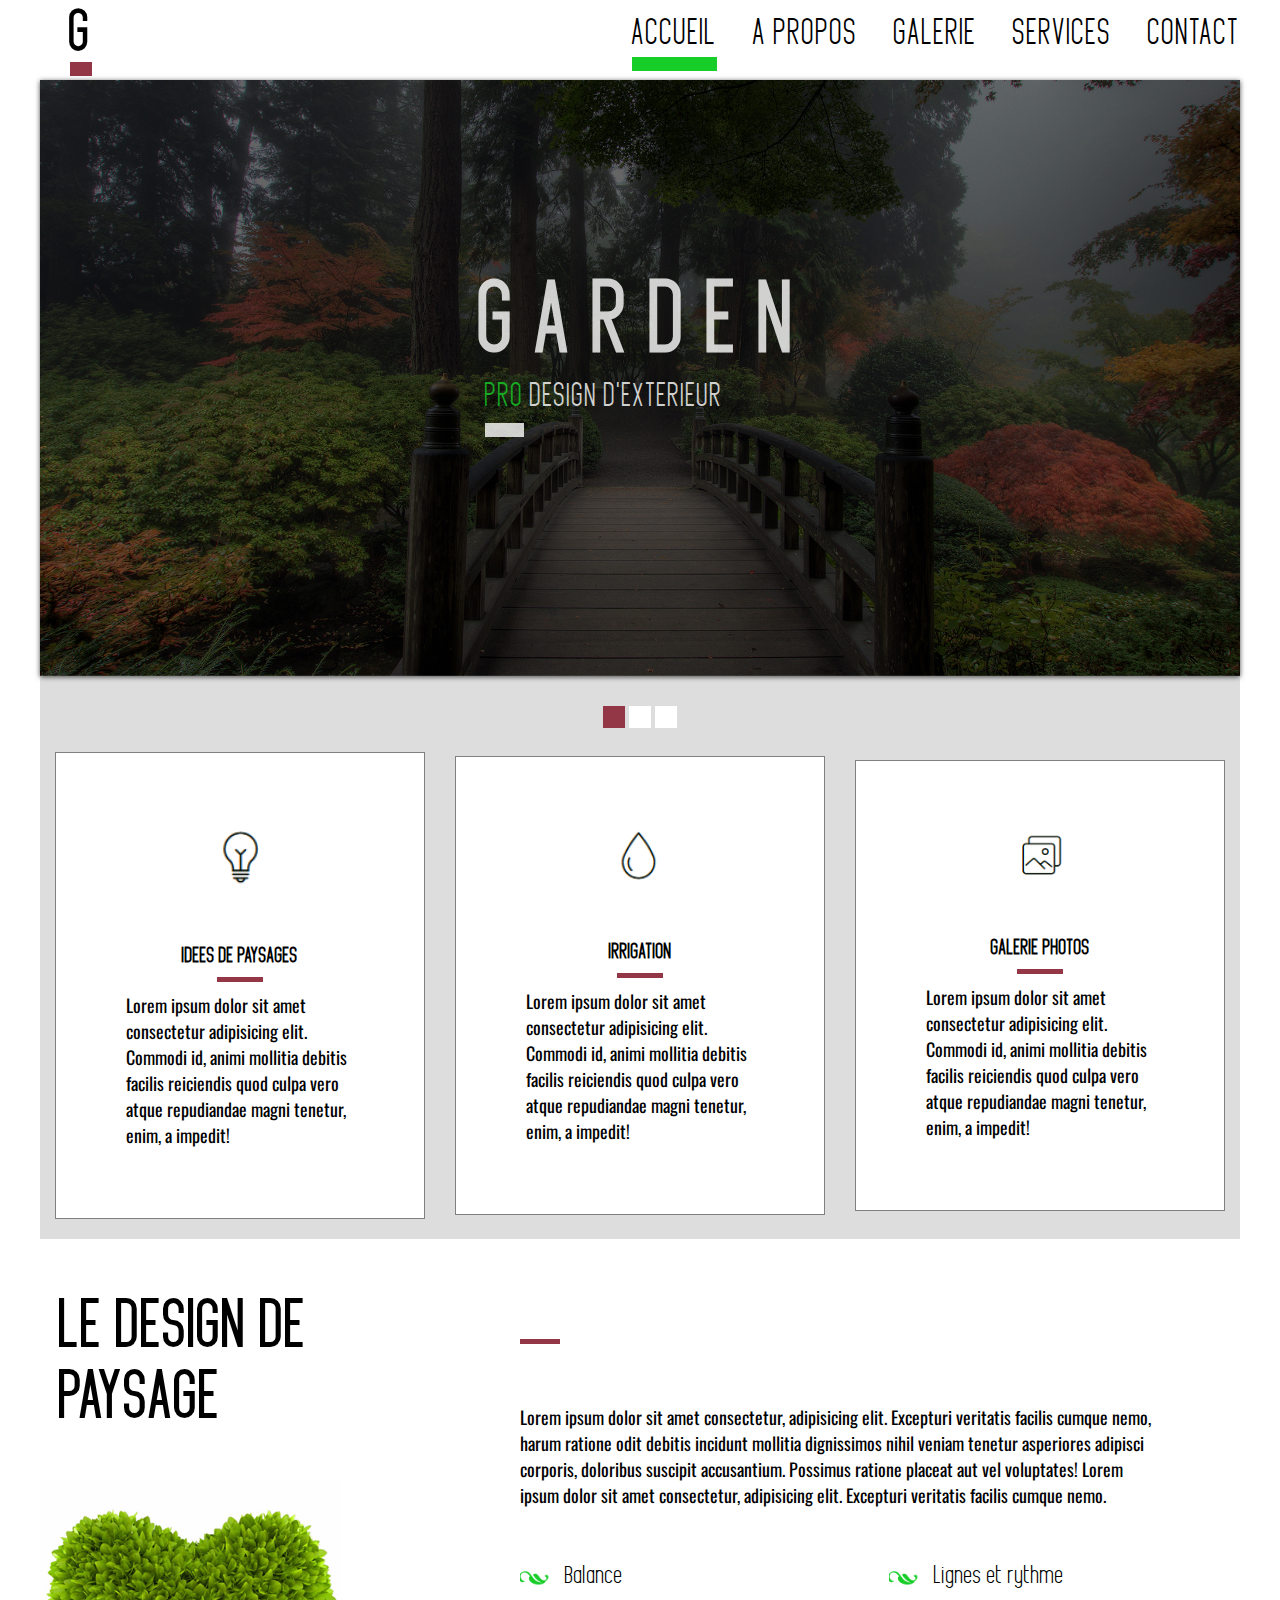
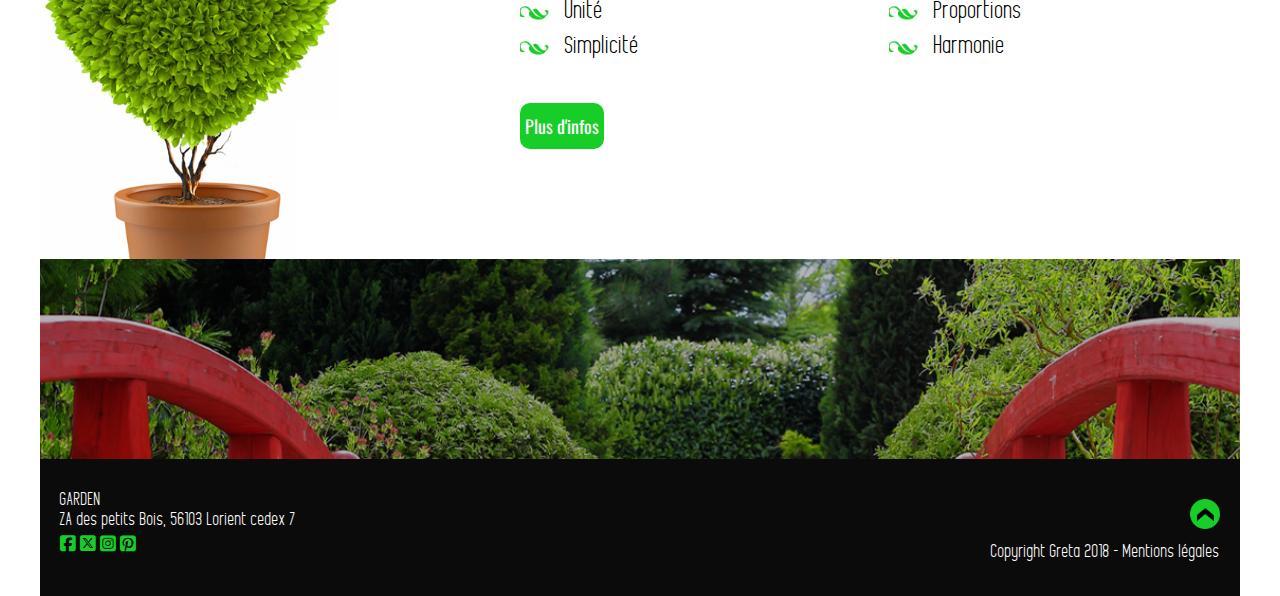
<file: index.html>
<!DOCTYPE html>
<html lang="fr">
<head>
    <meta charset="UTF-8">
    <meta name="viewport" content="width=device-width, initial-scale=1.0">
    <title>Garden</title>
    <!-- slider -->
    <link rel="stylesheet" href="themes/default/default.css" type="text/css" media="screen" />
    <link rel="stylesheet" href="nivo-slider.css" type="text/css" media="screen" />
    <!-- lien menu burger (cdn) -->
    <link rel="stylesheet" href="https://cdnjs.cloudflare.com/ajax/libs/font-awesome/6.5.1/css/all.min.css"/>
    <link rel="stylesheet" href="style.css">
</head>
<body>
    <!-- header h1 et nav -->
    <header id="bandeau" class="container" role="banner">
        <h1><a href="index.html">G</a></h1>
        <nav id="menuPrincipal" role="navigation">
            <div id="burger">
                <i class="fa-solid fa-bars"></i>
            </div>
            <ul>
                <li><a id="lienAccueil" href="index.html">Accueil</a></li>
                <!-- &nbsp; = espace insécable pour éviter le chevauchement -->
                <li><a id="lienPropos" href="#">A&nbsp;Propos</a></li>
                <li><a id="lienGalerie" href="galerie.html">Galerie</a></li>
                <li><a id="lienServices" href="#">Services</a></li>
                <li><a id="lienContact" href="contact.html">Contact</a></li>
            </ul>
        </nav>
    </header>
    <main id="contenu" class="container mainAccueil">
        <!-- slider -->
        <div class="slider-wrapper theme-default">
            <div id="slider" class="nivoSlider">
                <img src="images-garden/swiper-1.jpg"  alt="pont" data-transition="fade" title="#htmlcaption"/>
                <img src="images-garden/swiper-2.jpg"  alt="rond" data-transition="fade"/>
                <img src="images-garden/swiper-3.jpg"  alt="hippo" data-transition="fade"/>
            </div>
            <div id="htmlcaption" class="nivo-html-caption">
                <h2>G a r d e n</h2>
                <p><span id="pro">PRO</span> DESIGN D'EXTERIEUR</p>
            </div>
        </div>
        <!-- 3 blocs -->
        <section id="blocArticles" class="container">
            <article id="paysage">
                <a href="#"><img src="images-garden/ampoule.PNG" alt="ampoule"></a>
                <h3 class="titreBlocs">Idees de paysages</h3>
                <hr size="5" noshade>
                <p class="texteBlocs">Lorem ipsum dolor sit amet consectetur adipisicing elit. 
                    Commodi id, animi mollitia debitis facilis reiciendis quod culpa vero atque 
                    repudiandae magni tenetur, enim, a impedit!</p>
            </article>
            <article id="irrigation">
                <a href="#"><img src="images-garden/goutte.PNG" alt="goutte"></a>
                <h3 class="titreBlocs">Irrigation</h3>
                <hr size="5" noshade>
                <p class="texteBlocs">Lorem ipsum dolor sit amet consectetur adipisicing elit. 
                    Commodi id, animi mollitia debitis facilis reiciendis quod culpa vero atque 
                    repudiandae magni tenetur, enim, a impedit!</p>
            </article>
            <article id="photos">
                <a href="#"><img src="images-garden/photos.PNG" alt="iconePhotos"></a>
                <h3 class="titreBlocs">Galerie photos</h3>
                <hr size="5" noshade>
                <p class="texteBlocs">Lorem ipsum dolor sit amet consectetur adipisicing elit. 
                    Commodi id, animi mollitia debitis facilis reiciendis quod culpa vero atque 
                    repudiandae magni tenetur, enim, a impedit!</p>
            </article>
        </section>
        <!-- design de paysage -->
        <article id="design" class="container">
            <div id="titreEtImage">
                <h2 id="titreDesign">Le design de paysage</h2>
                <img src="images-garden/home-02.jpg" alt="buisson-coeur">
            </div>
            <div id="texteDesign">
                <hr size="5" noshade>
                <p>Lorem ipsum dolor sit amet consectetur, adipisicing elit. 
                    Excepturi veritatis facilis cumque nemo, 
                    harum ratione odit debitis incidunt mollitia dignissimos 
                    nihil veniam tenetur asperiores adipisci corporis, doloribus 
                    suscipit accusantium. Possimus ratione placeat aut vel voluptates!
                    Lorem ipsum dolor sit amet consectetur, adipisicing elit. 
                    Excepturi veritatis facilis cumque nemo.
                </p>
                <ul>
                    <li>Balance</li>
                    <li>Unité</li>
                    <li>Simplicité</li>
                    <li>Lignes et rythme</li>
                    <li>Proportions</li>
                    <li>Harmonie</li>
                </ul>
                <a id="boutonDesign" href="#">Plus d'infos</a>
            </div>
        </article>
        <div id="pub">

        </div>
    </main>
    <footer class="container">
        <div id="refs">
            <address>GARDEN<br>ZA des petits Bois, 56103 Lorient cedex 7</address>
            <a href="#"><i class="fa-brands fa-square-facebook"></i></a>
            <a href="#"><i class="fa-brands fa-square-x-twitter"></i></a>
            <a href="#"><i class="fa-brands fa-square-instagram"></i></a>
            <a href="#"><i class="fa-brands fa-square-pinterest"></i></a>
        </div>
        <div id="copyright">
            <a href="#bandeau"><img id="fleche" src="images-garden/flechehaut.png" alt="remonte"></a>
            <p>Copyright Greta 2018 - <a id="ml" href="#">Mentions légales</a></p>
        </div>
    </footer>
    <script type="text/javascript" src="scripts/jquery-1.9.0.min.js"></script>
    <script src="scripts/choix.js"></script>
    <script src="scripts/jquery.nivo.slider.js"></script>
    <script type="text/javascript">
        $(window).load(function() {
            $('#slider').nivoSlider();
        });
        $("#menuPrincipal #burger i").click(function() {
            // on ajoute une classe "on"
            $("#menuPrincipal ul").addClass("on").slideToggle(500)
        });
    </script>
</body>
</html>
</file>
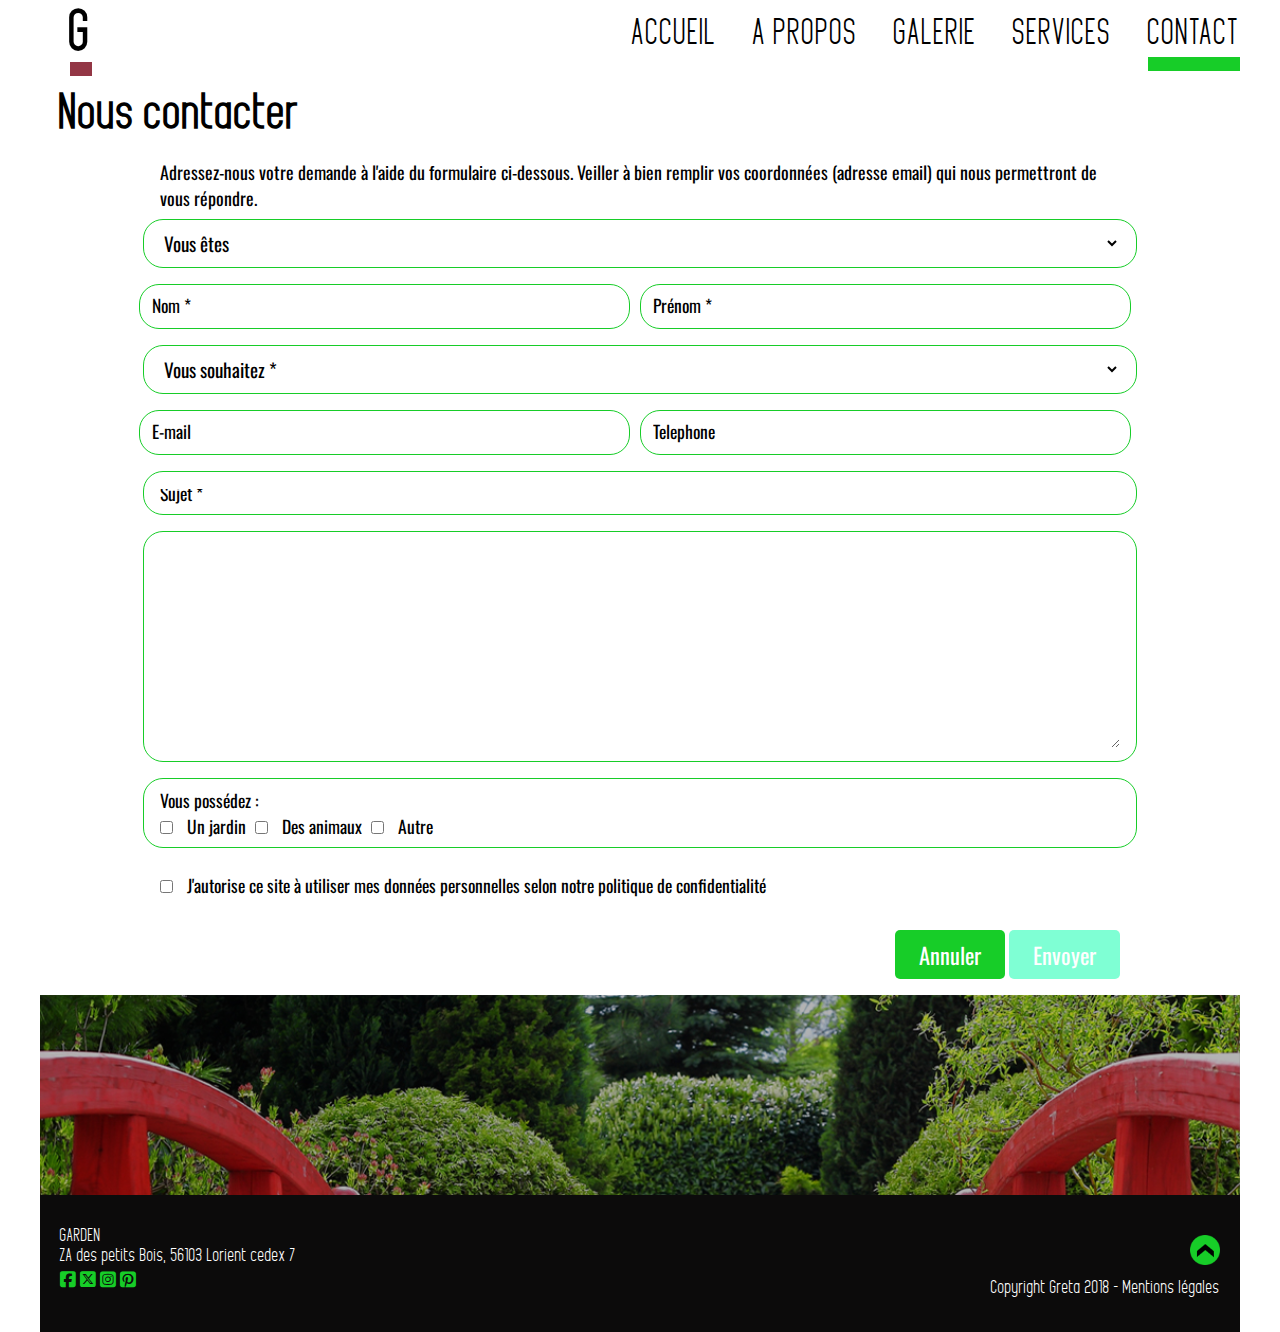
<file: contact.html>
<!DOCTYPE html>
<html lang="fr">
<head>
    <meta charset="UTF-8">
    <meta name="viewport" content="width=device-width, initial-scale=1.0">
    <title>Contact</title>
    <link rel="stylesheet" href="https://cdnjs.cloudflare.com/ajax/libs/font-awesome/6.5.1/css/all.min.css"/>
    <link rel="stylesheet" href="style.css">
</head>
<body>
    <header id="bandeau" class="container" role="banner">
        <h1><a href="index.html">G</a></h1>
        <nav id="menuPrincipal" role="navigation">
            <div id="burger">
                <i class="fa-solid fa-bars"></i>
            </div>
            <ul>
                <li><a id="lienAccueil" href="index.html">Accueil</a></li>
                <!-- &nbsp; = espace insécable pour éviter le chevauchement -->
                <li><a id="lienPropos" href="#">A&nbsp;Propos</a></li>
                <li><a id="lienGalerie" href="galerie.html">Galerie</a></li>
                <li><a id="lienServices" href="#">Services</a></li>
                <li><a id="lienContact" href="contact.html">Contact</a></li>
            </ul>
        </nav>
    </header>
    <main id="contenu" class="container mainContact">
        <h2 id="titreContact">Nous contacter</h2>
        <p>Adressez-nous votre demande à l'aide du formulaire ci-dessous.
            Veiller à bien remplir vos coordonnées (adresse email)
            qui nous permettront de vous répondre.
        </p>
        <form id="formContact" action="envoyerForm.php" method="post">
            <p>
            <select name="identité">
                <option value="" class="taille">Vous êtes</option>
                <option value="particulier" class="taille">Un particulier</option>
                <option value="professionnel" class="taille">Un professionnel</option>
            </select>
            </p>
            <p>
                <input type="text" name="nom" placeholder="Nom *">
                <input type="text" name="prenom" placeholder="Prénom *">
            </p>
            <p>
            <select name="souhait">
                <option value="" class="taille">Vous souhaitez *</option>
                <option value="mail" class="taille">Etre contacté par mail</option>
                <option value="telephone" class="taille">Etre contacté par téléphone</option>
            </select>
            </p>
            <p><input type="email" name="email" placeholder="E-mail">
               <input type="tel" name="telephone" placeholder="Telephone">
            </p>
            <p>
                <input type="text" name="sujet" placeholder="Sujet *">
            </p>
            <p>
                <textarea name="message" id="message" rows="8" placeholder="Comment pouvons-nous vous aider ?" cols="30" rows="10">
                </textarea>
            </p>
            <p>
                Vous possédez :<br>
                <input type="checkbox" name="choix" id="jardin" value="jardin">
                <label for="jardin">Un jardin</label>
                <input type="checkbox" id="animaux" name="choix" value="animaux">
                <label for="animaux">Des animaux</label>
                <input type="checkbox" id="autre" name="choix" value="autre">
                <label for="autre">Autre</label>
            </p>
            <p>
                <input type="checkbox" id="rgpd" name="rgpd" value="rgpd">
                <label for="rgpd">J'autorise ce site à utiliser mes données personnelles
                    selon notre <a href="#">politique de confidentialité</a>
                </label>
            </p>    
            <p> <input class="bouton" type="reset" value="Annuler">
                <input class="bouton" id="boutonEnvoyer" type="submit" value="Envoyer">
            </p>
        </form>

        <div id="pub" class="container">
            
        </div>
    </main>
    <footer class="container">
        <div id="refs">
            <address>GARDEN<br>ZA des petits Bois, 56103 Lorient cedex 7</address>
            <a href="#"><i class="fa-brands fa-square-facebook"></i></a>
            <a href="#"><i class="fa-brands fa-square-x-twitter"></i></a>
            <a href="#"><i class="fa-brands fa-square-instagram"></i></a>
            <a href="#"><i class="fa-brands fa-square-pinterest"></i></a>
        </div>
        <div id="copyright">
            <a href="#bandeau"><img id="fleche" src="images-garden/flechehaut.png" alt="remonte"></a>
            <p>Copyright Greta 2018 - <a id="ml" href="#">Mentions légales</a></p>
        </div>
    </footer>
    <script src="scripts/jquery-1.9.0.min.js"></script>
    <script src="scripts/choix.js"></script>
    <script src="scripts/categories.js"></script>
    <script>
        $("#menuPrincipal #burger i").click(function() {
        $("#menuPrincipal ul").addClass("on").slideToggle(500)
        });
    </script>
    <!-- verrouiller le bouton envoyer si la case rgpd est non cochée -->
    <script>
        $(document).ready(function() {
        $('#boutonEnvoyer').attr("disabled", true);
        $('#rgpd').change(function() {
        $('#boutonEnvoyer').css('background','#17CD28').attr('disabled', $('#rgpd:checked').length == 0);
        });
    })
        // $("#rgpd").click(function(event){
        //     $('#boutonEnvoyer').css('background','#17CD28').prop("disabled",false);
        // });
    </script>
</body>
</html>
</file>
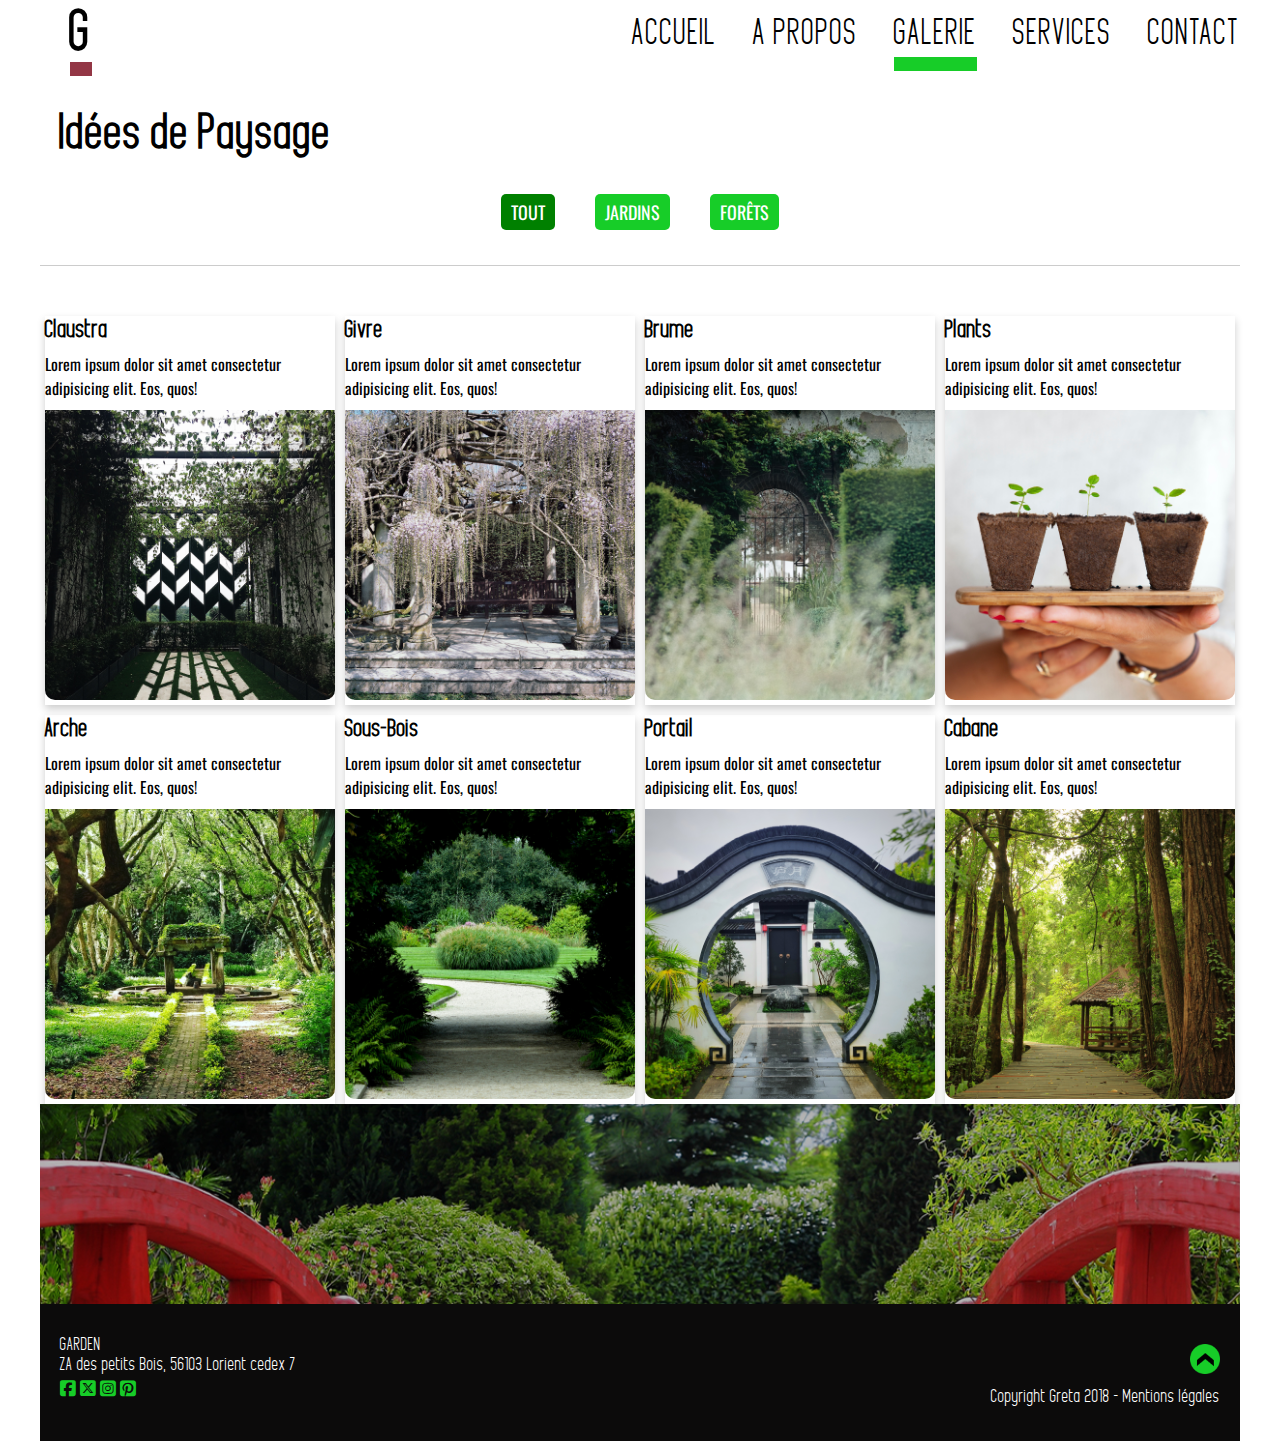
<file: galerie.html>
<!DOCTYPE html>
<html lang="fr">
<head>
    <meta charset="UTF-8">
    <meta name="viewport" content="width=device-width, initial-scale=1.0">
    <title>Galerie</title>
    <link rel="stylesheet" href="https://cdnjs.cloudflare.com/ajax/libs/font-awesome/6.5.1/css/all.min.css"/>
    <link rel="stylesheet" href="style.css">
</head>
<body>
    <header id="bandeau" class="container" role="banner">
        <h1><a href="index.html">G</a></h1>
        <nav id="menuPrincipal" role="navigation">
            <div id="burger">
                <i class="fa-solid fa-bars"></i>
            </div>
            <ul>
                <li><a id="lienAccueil" href="index.html">Accueil</a></li>
                <!-- &nbsp; = espace insécable pour éviter le chevauchement -->
                <li><a id="lienPropos" href="#">A&nbsp;Propos</a></li>
                <li><a id="lienGalerie" href="galerie.html">Galerie</a></li>
                <li><a id="lienServices" href="#">Services</a></li>
                <li><a id="lienContact" href="contact.html">Contact</a></li>
            </ul>
        </nav>
    </header>
    <main id="contenu" class="container mainGalerie">
        <section id="paysages">
            <header id="galerieHeader">
                <h2>Idées de Paysage</h2>
                <nav id="menuPaysages">
                    <ul>
                        <li><a href="#" id="tout">Tout</a></li>
                        <li><a href="#" id="jardin">Jardins</a></li>
                        <li><a href="#" id="foret">Forêts</a></li>
                    </ul>
                </nav>
            </header>
       
        <div class="containerGrid container">
            <article class="item tout jardin">
                <h3>Claustra</h3>
                <p>Lorem ipsum dolor sit amet consectetur adipisicing elit. Eos, quos!</p>
                <img src="images-garden/galerie/anis-azhar.jpg" alt="claustra">
            </article>
            <article class="item tout foret">
                <h3>Givre</h3>
                <p>Lorem ipsum dolor sit amet consectetur adipisicing elit. Eos, quos!</p>
                <img src="images-garden/galerie/annie-spratt.jpg" alt="givre">
            </article>
            <article class="item tout jardin">
                <h3>Brume</h3>
                <p>Lorem ipsum dolor sit amet consectetur adipisicing elit. Eos, quos!</p>
                <img src="images-garden/galerie/annie-spratt2.jpg" alt="brume">
            </article>
            <article class="item tout foret">
                <h3>Plants</h3>
                <p>Lorem ipsum dolor sit amet consectetur adipisicing elit. Eos, quos!</p>
                <img src="images-garden/galerie/daniel-oberg.jpg" alt="plants">
            </article>
            <article class="item tout jardin">
                <h3>Arche</h3>
                <p>Lorem ipsum dolor sit amet consectetur adipisicing elit. Eos, quos!</p>
                <img src="images-garden/galerie/kailash-sankar.jpg" alt="arche">
            </article>
            <article class="item tout jardin">
                <h3>Sous-Bois</h3>
                <p>Lorem ipsum dolor sit amet consectetur adipisicing elit. Eos, quos!</p>
                <img src="images-garden/galerie/maria-hada.jpg" alt="sous-bois">
            </article>
            <article class="item tout jardin">
                <h3>Portail</h3>
                <p>Lorem ipsum dolor sit amet consectetur adipisicing elit. Eos, quos!</p>
                <img src="images-garden/galerie/peter-li.jpg" alt="portail">
            </article>
            <article class="item tout foret">
                <h3>Cabane</h3>
                <p>Lorem ipsum dolor sit amet consectetur adipisicing elit. Eos, quos!</p>
                <img src="images-garden/galerie/xypher-zhyan.jpg" alt="cabane">
            </article>
        </div>
        <div id="pub" class="container">
            
        </div>
        </section>
    </main>
    <footer class="container">
        <div id="refs">
            <address>GARDEN<br>ZA des petits Bois, 56103 Lorient cedex 7</address>
            <a href="#"><i class="fa-brands fa-square-facebook"></i></a>
            <a href="#"><i class="fa-brands fa-square-x-twitter"></i></a>
            <a href="#"><i class="fa-brands fa-square-instagram"></i></a>
            <a href="#"><i class="fa-brands fa-square-pinterest"></i></a>
        </div>
        <div id="copyright">
            <a href="#bandeau"><img id="fleche" src="images-garden/flechehaut.png" alt="remonte"></a>
            <p>Copyright Greta 2018 - <a id="ml" href="#">Mentions légales</a></p>
        </div>
    </footer>
    <script src="scripts/jquery-1.9.0.min.js"></script>
    <script src="scripts/choix.js"></script>
    <script src="scripts/categories.js"></script>
    <script>
        $("#menuPrincipal #burger i").click(function() {
        $("#menuPrincipal ul").addClass("on").slideToggle(500)
        });
    </script>
</body>
</html>
</file>
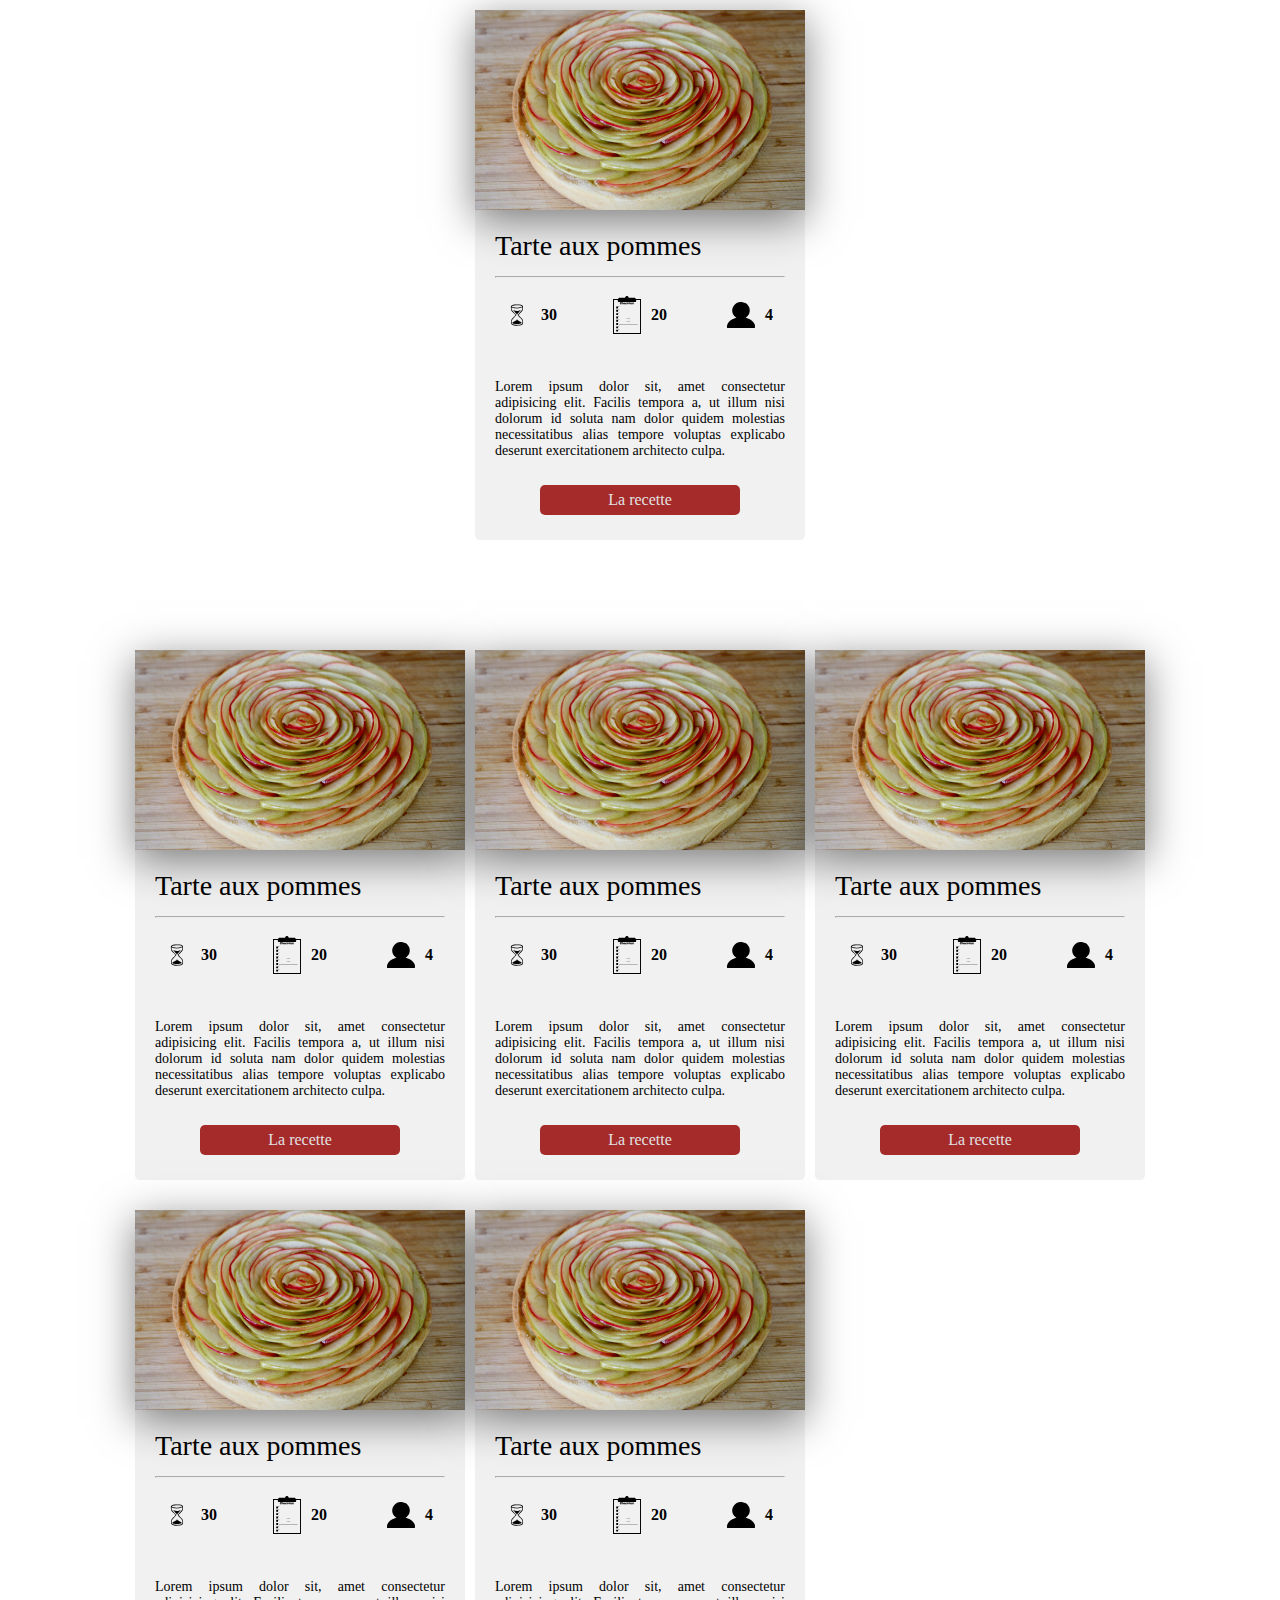
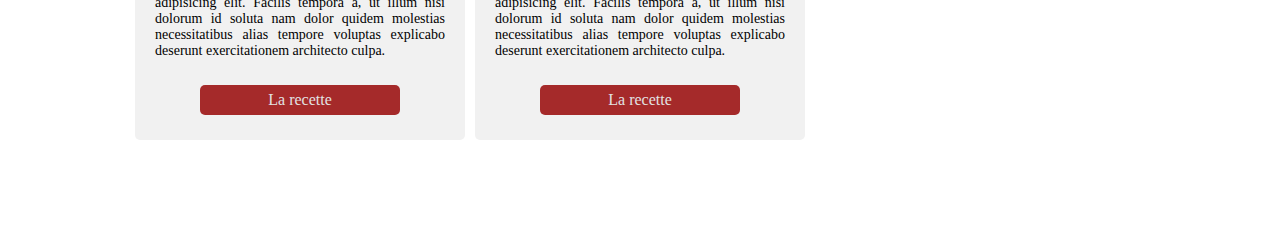
<file: tarte/tarte.html>
<!DOCTYPE html>
<html lang="fr">
<head>
    <meta charset="UTF-8">
    <meta name="viewport" content="width=device-width, initial-scale=1.0">
    <title>Tarte aux pommes</title>
    <link rel="stylesheet" href="styletarte.css">
</head>
<body>
    <div class="carte">
        <div class="divImg"></div>
        
        <div class="titre">
            Tarte aux pommes
          <hr>  
        </div>
        <div class="tab">
            <img src="2986417.svg" alt="sablier" class="icone">
            <span>30</span>
        </div>
        <div class="tab">
            <img src="1316848.svg" alt="ingrédients" class="icone">
            <span>20</span>
        </div>    
        <div class="tab">
            <img src="2098873.svg" alt="convives" class="icone">
            <span>4</span>
        </div>    
        <div class="infos">
            <p>Lorem ipsum dolor sit, amet consectetur adipisicing elit. 
                Facilis tempora a, ut illum nisi dolorum id soluta nam dolor 
                quidem molestias necessitatibus alias tempore voluptas 
                explicabo deserunt exercitationem architecto culpa.</p>
        </div>
        <div class="btnSection">
            <a href="#">La recette</a>
        </div>
    </div>

    <section id="mesCartes">
        <article class="carte">
            <div class="divImg"></div>
            
            <div class="titre">
                Tarte aux pommes
            <hr>  
            </div>
            <div class="tab">
                <img src="2986417.svg" alt="sablier" class="icone">
                <span>30</span>
            </div>
            <div class="tab">
                <img src="1316848.svg" alt="ingrédients" class="icone">
                <span>20</span>
            </div>    
            <div class="tab">
                <img src="2098873.svg" alt="convives" class="icone">
                <span>4</span>
            </div>    
            <div class="infos">
                <p>Lorem ipsum dolor sit, amet consectetur adipisicing elit. 
                    Facilis tempora a, ut illum nisi dolorum id soluta nam dolor 
                    quidem molestias necessitatibus alias tempore voluptas 
                    explicabo deserunt exercitationem architecto culpa.</p>
            </div>
            <div class="btnSection">
                <a href="#">La recette</a>
            </div>
        </article>

        <article class="carte">
            <div class="divImg"></div>
            
            <div class="titre">
                Tarte aux pommes
            <hr>  
            </div>
            <div class="tab">
                <img src="2986417.svg" alt="sablier" class="icone">
                <span>30</span>
            </div>
            <div class="tab">
                <img src="1316848.svg" alt="ingrédients" class="icone">
                <span>20</span>
            </div>    
            <div class="tab">
                <img src="2098873.svg" alt="convives" class="icone">
                <span>4</span>
            </div>    
            <div class="infos">
                <p>Lorem ipsum dolor sit, amet consectetur adipisicing elit. 
                    Facilis tempora a, ut illum nisi dolorum id soluta nam dolor 
                    quidem molestias necessitatibus alias tempore voluptas 
                    explicabo deserunt exercitationem architecto culpa.</p>
            </div>
            <div class="btnSection">
                <a href="#">La recette</a>
            </div>
        </article>

        <article class="carte">
            <div class="divImg"></div>
            
            <div class="titre">
                Tarte aux pommes
            <hr>  
            </div>
            <div class="tab">
                <img src="2986417.svg" alt="sablier" class="icone">
                <span>30</span>
            </div>
            <div class="tab">
                <img src="1316848.svg" alt="ingrédients" class="icone">
                <span>20</span>
            </div>    
            <div class="tab">
                <img src="2098873.svg" alt="convives" class="icone">
                <span>4</span>
            </div>    
            <div class="infos">
                <p>Lorem ipsum dolor sit, amet consectetur adipisicing elit. 
                    Facilis tempora a, ut illum nisi dolorum id soluta nam dolor 
                    quidem molestias necessitatibus alias tempore voluptas 
                    explicabo deserunt exercitationem architecto culpa.</p>
            </div>
            <div class="btnSection">
                <a href="#">La recette</a>
            </div>
        </article>

        <article class="carte">
            <div class="divImg"></div>
            
            <div class="titre">
                Tarte aux pommes
            <hr>  
            </div>
            <div class="tab">
                <img src="2986417.svg" alt="sablier" class="icone">
                <span>30</span>
            </div>
            <div class="tab">
                <img src="1316848.svg" alt="ingrédients" class="icone">
                <span>20</span>
            </div>    
            <div class="tab">
                <img src="2098873.svg" alt="convives" class="icone">
                <span>4</span>
            </div>    
            <div class="infos">
                <p>Lorem ipsum dolor sit, amet consectetur adipisicing elit. 
                    Facilis tempora a, ut illum nisi dolorum id soluta nam dolor 
                    quidem molestias necessitatibus alias tempore voluptas 
                    explicabo deserunt exercitationem architecto culpa.</p>
            </div>
            <div class="btnSection">
                <a href="#">La recette</a>
            </div>
        </article>

        <article class="carte">
            <div class="divImg"></div>
            
            <div class="titre">
                Tarte aux pommes
            <hr>  
            </div>
            <div class="tab">
                <img src="2986417.svg" alt="sablier" class="icone">
                <span>30</span>
            </div>
            <div class="tab">
                <img src="1316848.svg" alt="ingrédients" class="icone">
                <span>20</span>
            </div>    
            <div class="tab">
                <img src="2098873.svg" alt="convives" class="icone">
                <span>4</span>
            </div>    
            <div class="infos">
                <p>Lorem ipsum dolor sit, amet consectetur adipisicing elit. 
                    Facilis tempora a, ut illum nisi dolorum id soluta nam dolor 
                    quidem molestias necessitatibus alias tempore voluptas 
                    explicabo deserunt exercitationem architecto culpa.</p>
            </div>
            <div class="btnSection">
                <a href="#">La recette</a>
            </div>
        </article>
    </section>
    
</body>
</html>
</file>
<file: themes/default/default.css>
/*
Skin Name: Nivo Slider Default Theme
Skin URI: http://nivo.dev7studios.com
Description: The default skin for the Nivo Slider.
Version: 1.3
Author: Gilbert Pellegrom
Author URI: http://dev7studios.com
Supports Thumbs: true
*/

.theme-default .nivoSlider {
	position:relative;
	background:#fff url(loading.gif) no-repeat 50% 50%;
    margin-bottom:10px;
    -webkit-box-shadow: 0px 1px 5px 0px #4a4a4a;
    -moz-box-shadow: 0px 1px 5px 0px #4a4a4a;
    box-shadow: 0px 1px 5px 0px #4a4a4a;
}
.theme-default .nivoSlider img {
	position:absolute;
	top:0px;
	left:0px;
	display:none;
}
.theme-default .nivoSlider a {
	border:0;
	display:block;
}

.theme-default .nivo-controlNav {
	text-align: center;
	padding: 20px 0;
}
.theme-default .nivo-controlNav a {
	display:inline-block;
	width:22px;
	height:22px;
	background:url(bullets.png) no-repeat;
	text-indent:-9999px;
	border:0;
	margin: 0 2px;
}
.theme-default .nivo-controlNav a.active {
	background-position:0 -22px;
}

.theme-default .nivo-directionNav a {
	display:block;
	width:30px;
	height:30px;
	background:url(arrows.png) no-repeat;
	text-indent:-9999px;
	border:0;
	opacity: 0;
	-webkit-transition: all 200ms ease-in-out;
    -moz-transition: all 200ms ease-in-out;
    -o-transition: all 200ms ease-in-out;
    transition: all 200ms ease-in-out;
}
.theme-default:hover .nivo-directionNav a { opacity: 1; }
.theme-default a.nivo-nextNav {
	background-position:-30px 0;
	right:15px;
}
.theme-default a.nivo-prevNav {
	left:15px;
}

.theme-default .nivo-caption {
    font-family: Helvetica, Arial, sans-serif;
}
.theme-default .nivo-caption a {
    color:#fff;
    border-bottom:1px dotted #fff;
}
.theme-default .nivo-caption a:hover {
    color:#fff;
}

.theme-default .nivo-controlNav.nivo-thumbs-enabled {
	width: 100%;
}
.theme-default .nivo-controlNav.nivo-thumbs-enabled a {
	width: auto;
	height: auto;
	background: none;
	margin-bottom: 5px;
}
.theme-default .nivo-controlNav.nivo-thumbs-enabled img {
	display: block;
	width: 120px;
	height: auto;
}
</file>
<file: style.css>
/* variables */
:root {
    --vert: #17CD28;
    --bordeaux: #933645;
    --fond-blanc: #FFF;
    --fond-creme: #dedddd;
    --fond-footer: #0C0B0B;
}

/* oswald-regular - latin */
@font-face {
    font-display: swap; /* Check https://developer.mozilla.org/en-US/docs/Web/CSS/@font-face/font-display for other options. */
    font-family: 'Oswald';
    font-style: normal;
    font-weight: 400;
    src: url('fonts/oswald-v53-latin-regular.woff2') format('woff2'); /* Chrome 36+, Opera 23+, Firefox 39+, Safari 12+, iOS 10+ */
  }
/* megan June (rajouter le fonts/) */
@font-face {
    font-family: 'megan_juneregular';
    src: url('fonts/megan_june-webfont.woff2') format('woff2'),
         url('fonts/megan_june-webfont.woff') format('woff');
    font-weight: normal;
    font-style: normal;
}

* {
    margin: 0;
    padding: 0; 
}
a {
    text-decoration: none;
}
ul {
    list-style-type: none;
}

body {
    font-family: 'Oswald';
    font-size: 18px; 
}

.container {
    max-width: 1200px; /*si écran > 1200px */
    width: 100%;
    margin: 0 auto;
}
h1, h2,h3 {
    font-family: 'megan_juneregular';
}

/* ===============header============== */
#bandeau {
    display: flex;
    justify-content: space-between;
    font-family: 'megan_juneregular';
}
#bandeau h1 {
    width: 20%;
}
#bandeau h1 a{
    font-size: 3.5rem;
    color: black;
    border-bottom: 14px solid var(--bordeaux);
    margin-left: 30px;
}
#bandeau #menuPrincipal {
    width: 60%;
}
#burger {
    text-align: right;
    font-size: 3rem;
    margin: 15px;
    margin-top: 10px;
    margin-right: 15px;
}
#bandeau #menuPrincipal ul{
    display: flex;
    font-size: 2.2rem;
    text-transform: uppercase;
    display: none;
}
#bandeau #menuPrincipal ul.on {
    flex-direction: column;
    justify-content: center;
}
#bandeau #menuPrincipal ul li {
    margin-left: 5%;
    line-height: 65px;
}
#bandeau #menuPrincipal ul li a {
    color: black;
    font-weight: normal;
}
#bandeau #menuPrincipal ul li a:hover,
#bandeau #menuPrincipal ul li a.choix {
    border-bottom: 14px solid var(--vert);
    padding-bottom: 5px;
}
/* =========slider============ */
.slider-wrapper{
    margin-top: 15px;
    background-color: var(--fond-creme);
}
.nivo-caption h2,
.nivo-caption p {
    display: none;
}
.nivo-caption {
    padding: 20px;
    background: transparent;
    bottom: 40%;
    left: 35%;
}
.nivo-caption h2 {
    text-transform: uppercase;
    font-size: 6rem;
}
.nivo-caption p {
    font-family: 'megan_juneregular';
    font-size: 2rem;
}
.nivo-caption #pro {
    border-bottom: 14px solid var(--fond-blanc);
    padding-bottom: 10px;
    color: var(--vert);
}
/* changement des puces */
.theme-default .nivo-controlNav a {
    background: url(images-garden/blanc.jpg);
}
.theme-default .nivo-controlNav a.active{
    background: url(images-garden/rouge.jpg);
}    

/* =================bloc d'articles================== */
#blocArticles {
    display: flex;
    flex-direction: column;
    align-items: center;
    background-color: var(--fond-creme);
}
#blocArticles article {
    background-color: var(--fond-blanc);
    width: 33%;
    padding: 70px;
    border: 1px solid grey;
    margin-left: 15px;
    margin-right: 15px;
    display: flex;
    flex-direction: column;
    align-items: center;
    margin-bottom: 20px;
}

#blocArticles article .titreBlocs {
    text-transform: uppercase;
}
#blocArticles article hr{
    width: 20%;
    background-color: var(--bordeaux);
    border: none;
    height: 5px;
    margin: 10px 0;
}
#blocArticles article img {
    width: 50px;
    margin: 0 auto 50px;
}

/* ===============design paysage============== */
#design {
    display: flex;
    flex-direction: column;
    align-items: center;
}
#design #titreEtImage {
    width: 40%;
}
#design #titreEtImage img {
    display: none;
    width: 300px;
}
#design #texteDesign {
    width: 60%;
    margin-bottom: 80px;
}
#design #titreDesign {
    width: 250px;
    font-size: 4rem;
    text-transform: uppercase;
    margin: 50px 20px;
}
#design #texteDesign hr {
    display: block;
    width: 40px;
    height: 5px;
    background-color: var(--bordeaux);
    border: none;
    margin-top: 10px;
    margin-bottom: 60px;
}
#design #texteDesign p{
    
    margin-bottom: 50px;
}
#design #texteDesign ul {

    margin-bottom: 50px;
}
#design #texteDesign ul li {
    font-family: 'megan_juneregular';
    font-size: 1.5rem;
    line-height: 35px;
    background: url(images-garden/feuille-picto.jpg) no-repeat;
    background-size: 30px;
    background-position: left 10px;
    padding-left: 45px;
    
}
#design #texteDesign #boutonDesign {
    color: white;
    background-color: var(--vert);
    padding: 10px 5px;
    border-radius: 10px;
}
/* ====================pub======================== */
#pub {
    width: 100%;
    min-height: 200px;
    background: url(images-garden/home-05.jpg);
    background-size: cover;
}
/* ============footer============== */
footer {
    background-color: var(--fond-footer);
    display: flex;
    justify-content: space-between;
    padding: 30px 20px;
    box-sizing: border-box;
}
footer #refs address {
    font-style: normal;
}
footer #refs address,
footer #copyright p {
    font-family: 'megan_juneregular';
    color: white;
}
footer #refs i {
    color: var(--vert);
}
footer #copyright {
    display: flex;
    flex-direction: column;
    align-items: flex-end;
    margin-top: 10px;
    line-height: 30px;
}
footer #copyright #ml {
    color: #FFF;
}
footer #copyright #fleche {
    width: 30px;
}

/* ===============galerie============ */
#paysages #galerieHeader {
    margin-top: 40px;
}

#paysages #galerieHeader h2 {
    font-size: 3rem;
    margin: 20px;
}
#paysages #galerieHeader #menuPaysages ul{
    display: flex;
    justify-content: center;
    border-bottom: 1px solid #CCC;
    margin-bottom: 50px;
}
#paysages #galerieHeader #menuPaysages li {
    margin: 20px 20px 40px;
}
#paysages #galerieHeader #menuPaysages li a:hover,
#paysages #galerieHeader #menuPaysages li a.on {
    background-color: green;
}
#paysages #galerieHeader #menuPaysages li a {
    color: white;
    text-transform: uppercase;
    background-color: var(--vert);
    border-radius: 5px;
    padding: 5px 10px;
}
.containerGrid {
    width: 100%;
    display: grid; 
    grid-template-columns: repeat(auto-fill, 290px);
    gap: 10px;
    justify-content: center;
}
.containerGrid .item p {
    font-size: 1rem;
}
.item {
    box-shadow: 0px 4px 8px 0px rgba(0, 0, 0, .2);
}
.containerGrid .item:hover{
    box-shadow: 0 16px 16px 0 rgba(0,0,0,0.4);
}
.item h3 {
    margin-bottom: 10px;
    font-size: 1.5rem;
}
.item img{
  width: 100%;
  margin-top: 10px;
  border-radius: 0 0 10px 10px;
}

/* ===============contact=============== */
#titreContact {
    font-size: 3rem;
    margin: 20px;
}
.mainContact p{
    width: 80%;
    margin: auto;
}
#formContact {
    font-size: 1.4rem;
    display: flex;
    flex-direction: column;
    align-items: center;
}
#formContact p {
    border: solid 1px var(--vert);
    width: 80%;
    margin: 8px 8px;
    border-radius: 20px;
    padding: 8px 16px;
    font-size: 1.1rem;
}
#formContact p input:focus {
    outline:none
}
#formContact textarea:focus {
    outline: none
}
#formContact p:nth-of-type(2),
#formContact p:nth-of-type(4) {
    border: none;
    width: 83.5%;
    display: flex;
    justify-content: space-between;
    padding: 0;
}
#formContact p:nth-of-type(2) input,
#formContact p:nth-of-type(4) input {
    width: 46%;
    padding: 16px 32px 12px 12px;
    border: solid 1px var(--vert);
    border-radius: 20px;
    margin-right: 10px;
}
#formContact p input::placeholder {
    color: rgb(0, 0, 0);
    /* opacité du placeholder par défaut est en dessous de 1 */
    opacity: 1;
    font-family: 'Oswald';
    font-size: 1.1rem;
}
#formContact textarea {
    width: 100%;
    border: none;
    font-family: 'Oswald';
    font-size: 1.1rem;
}
#formContact textarea::placeholder {
    color: rgb(0, 0, 0);
    /* opacité du placeholder par défaut est en dessous de 1 */
    opacity: 1;
    font-family: 'Oswald';
    font-size: 1.1rem;
}
#formContact p:nth-of-type(5) input {
    border: none;
    width: 100%;
}
#formContact p select {
    background: none;
    border: none;
    width: 100%;
}
#formContact p label {
    display: inline-block;
    margin: 0 5px 0 10px;
}
#formContact p:nth-of-type(8), 
#formContact p:nth-of-type(9) {
    border: none;
}
#formContact p:nth-of-type(9) {
    text-align: right;
}
#formContact .bouton {
    border: none;
    background-color: var(--vert);
    color: white;
    padding: 8px 24px;
    border-radius: 5px;
    font-family: 'Oswald';
    font-size: 1.4rem;
}
#formContact a {
    color: black;
}
#formContact a:hover {
    text-decoration: underline;
}
#formContact p select {
    font-family: 'Oswald';
    font-size: 1.2rem;
}
#formContact p select option.taille {
    font-family: 'Oswald';
    font-size: 1.1rem;
}
#formContact #boutonEnvoyer {
    background-color: aquamarine;
}
@media screen and (min-width: 768px) {
    /* ==================header============= */
   #bandeau #menuPrincipal ul.on{
    flex-direction: row;
    justify-content: flex-end;
   }
   #bandeau #menuPrincipal ul {
    display: flex;
    justify-content: flex-end;
   }
   #menuPrincipal #burger{
    display: none;
   }
   #bandeau #menuPrincipal ul li a{
    padding-bottom: 14px;
   }
   /* =========slider============ */
   .nivo-caption h2,
   .nivo-caption p {
    display: block;
   }
   /* ===============blocArticle=================== */
   #blocArticles {
    display: flex;
    flex-direction: row;
   }
   /* ===========bloc design================= */
   #design {
    flex-direction: row;
   }
   
   #design #titreEtImage img{
    display: block;
   }

   #design #texteDesign hr {
    margin-top: 60px;
   }
   #design #texteDesign p {
    margin-right: 80px;
    margin-bottom: 50px;
   }
   #design #texteDesign ul {
    columns: 2;
   }
}
</file>
<file: tarte/styletarte.css>
.carte{
    width: 330px;
    height: 530px;
    margin: 10px auto;
    background-color: #F1F1F1;
    border-radius: 5px;
    display: grid;
    /* 6 rangées / 3 colonnes */
    grid-template: repeat(2, 100px) 50px repeat(2, 100px) 80px / repeat(3, 110px);
}
/* grid-area début rangée/début colonne/fin rangée/fin colonne */
.divImg {
    grid-area: 1/1/3/4;
    background: url(tarteauxpommes.JPG);
    /* pour que l'image s'affiche en entier */
    background-size: cover;
    /* pour que l'image se centre */
    background-position: 50% 50%;
    box-shadow: 0 10px 40px  rgba(0, 0, 0,.5);
    /* 90% de luminosité */
    filter: brightness(90%);
}
.titre {
    grid-area: 3/1/4/4;
    font-size: 28px;
    font-weight: 500;
    padding: 20px;
}
hr{
    opacity: 0.8;
}
.tab {
    display: flex;
    justify-content: center;
    align-items: center;
    margin-top: 10px;
}
.icone {
    width: 28px;
    margin-right: 10px;
}
span {
    font-weight: 600;
}
.infos {
    grid-area: 5/1/6/4;
    padding: 5px 20px;
    font-size: 14px;
    text-align: justify;
}
.btnSection {
    grid-area: 6/1/7/4;
    display: flex;
    justify-content: center;
    align-items: center;
}
.btnSection a{
    display: block;
    width: 200px;
    height: 30px;
    background-color: brown;
    text-decoration: none;
    color: #E2E2E2;
    display: flex;
    justify-content: center;
    align-items: center;
    border-radius: 5px;
}

/* ==============grille============ */

#mesCartes {
    margin: 100px auto;
    max-width: 1500px;
    display: grid;
    grid-template-columns: repeat(auto-fill, 330px);
    gap: 10px;
    justify-content: center;
}
</file>
